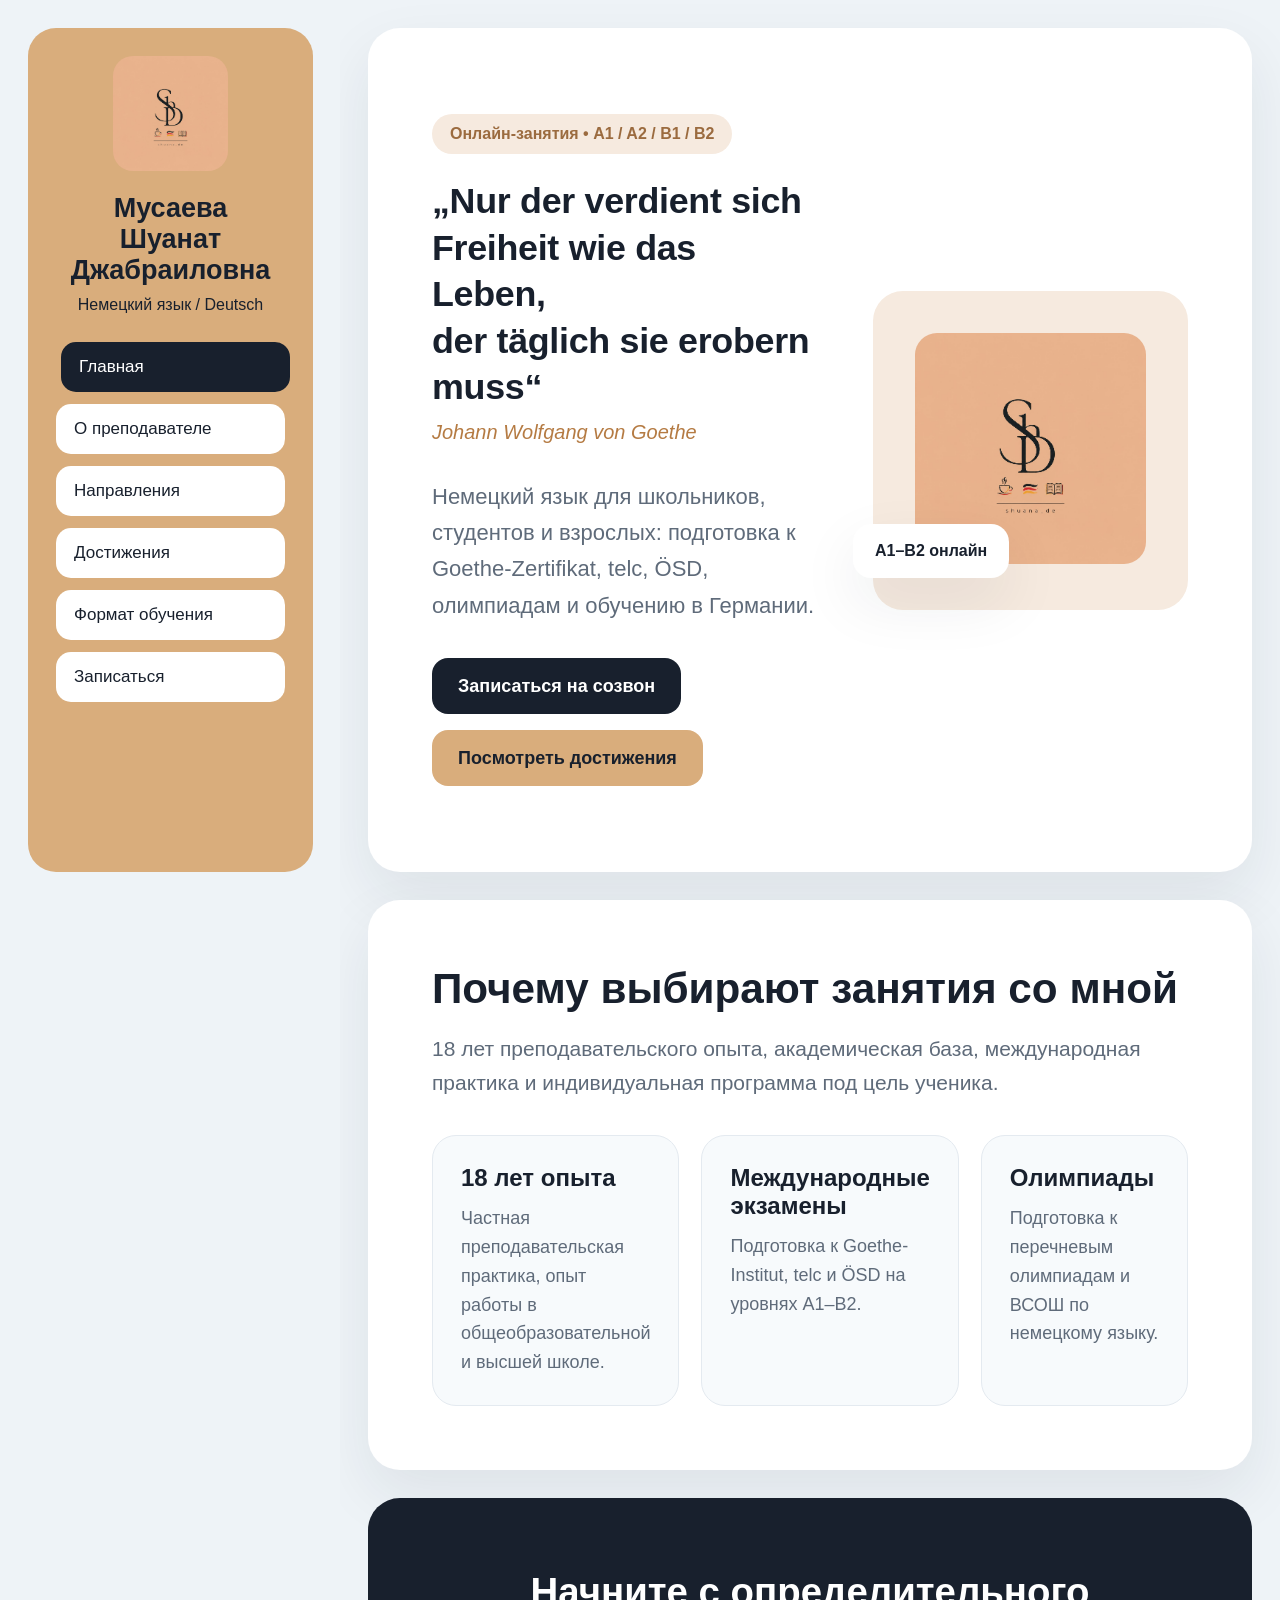
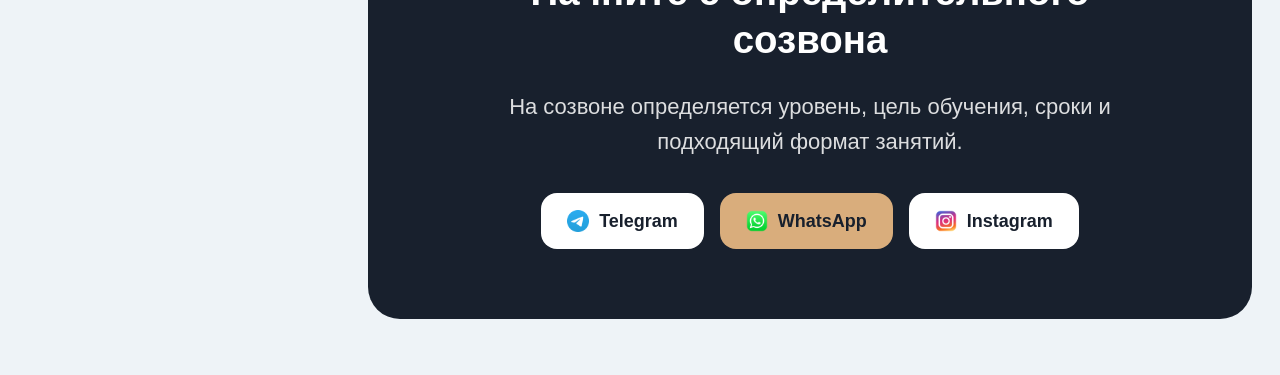
<file: index.html>
<!DOCTYPE html>
<html lang="ru">
<head>
<meta charset="UTF-8">
<meta name="viewport" content="width=device-width, initial-scale=1.0">

<title>Немецкий язык с Мусаевой Шуанат Джабраиловной</title>

<link rel="stylesheet" href="style.css">
</head>

<body>

<div class="site">

<aside class="sidebar">

<div class="logo">
<img src="images/logo.png" alt="shuana_de">
<h1>Мусаева<br>Шуанат<br>Джабраиловна</h1>
<p>Немецкий язык / Deutsch</p>
</div>

<nav class="menu">
<a class="active" href="index.html">Главная</a>
<a href="about.html">О преподавателе</a>
<a href="programs.html">Направления</a>
<a href="achievements.html">Достижения</a>
<a href="format.html">Формат обучения</a>
<a href="contact.html">Записаться</a>
</nav>

</aside>

<main class="content">

<section class="page-card hero">

<div>
<span class="badge">Онлайн-занятия • A1 / A2 / B1 / B2</span>

<h2>
„Nur der verdient sich Freiheit wie das Leben,<br>
der täglich sie erobern muss“
</h2>

<p class="quote-author">
Johann Wolfgang von Goethe
</p>

<p class="lead">
Немецкий язык для школьников, студентов и взрослых:
подготовка к Goethe-Zertifikat, telc, ÖSD, олимпиадам
и обучению в Германии.
</p>

<div class="actions">
<a class="btn btn-dark" href="contact.html">Записаться на созвон</a>
<a class="btn btn-accent" href="achievements.html">Посмотреть достижения</a>
</div>
</div>

<div class="hero-visual">
<img src="images/logo.png" alt="shuana_de">
<div class="float-card">A1–B2 онлайн</div>
</div>

</section>

<section class="page-card">
<h2 class="section-title">Почему выбирают занятия со мной</h2>

<p class="section-subtitle">
18 лет преподавательского опыта, академическая база,
международная практика и индивидуальная программа под цель ученика.
</p>

<div class="grid grid-3">

<div class="info-card">
<h3>18 лет опыта</h3>
<p>
Частная преподавательская практика, опыт работы
в общеобразовательной и высшей школе.
</p>
</div>

<div class="info-card">
<h3>Международные экзамены</h3>
<p>
Подготовка к Goethe-Institut, telc и ÖSD
на уровнях A1–B2.
</p>
</div>

<div class="info-card">
<h3>Олимпиады</h3>
<p>
Подготовка к перечневым олимпиадам и ВСОШ
по немецкому языку.
</p>
</div>

</div>
</section>

<section class="contact-card">
<h2>Начните с определительного созвона</h2>

<p>
На созвоне определяется уровень, цель обучения, сроки
и подходящий формат занятий.
</p>

<div class="actions">

<a class="btn btn-light" href="https://t.me/Shuana_de" target="_blank">
<img src="images/telegram.png" alt="Telegram">
<span>Telegram</span>
</a>

<a class="btn btn-accent" href="https://wa.me/79064813114" target="_blank">
<img src="images/whatsapp.png" alt="WhatsApp">
<span>WhatsApp</span>
</a>

<a class="btn btn-light" href="https://instagram.com/shuana_de" target="_blank">
<img src="images/instagram.png" alt="Instagram">
<span>Instagram</span>
</a>

</div>
</section>


</main>

</div>

<script src="script.js"></script>
</body>
</html>
</file>
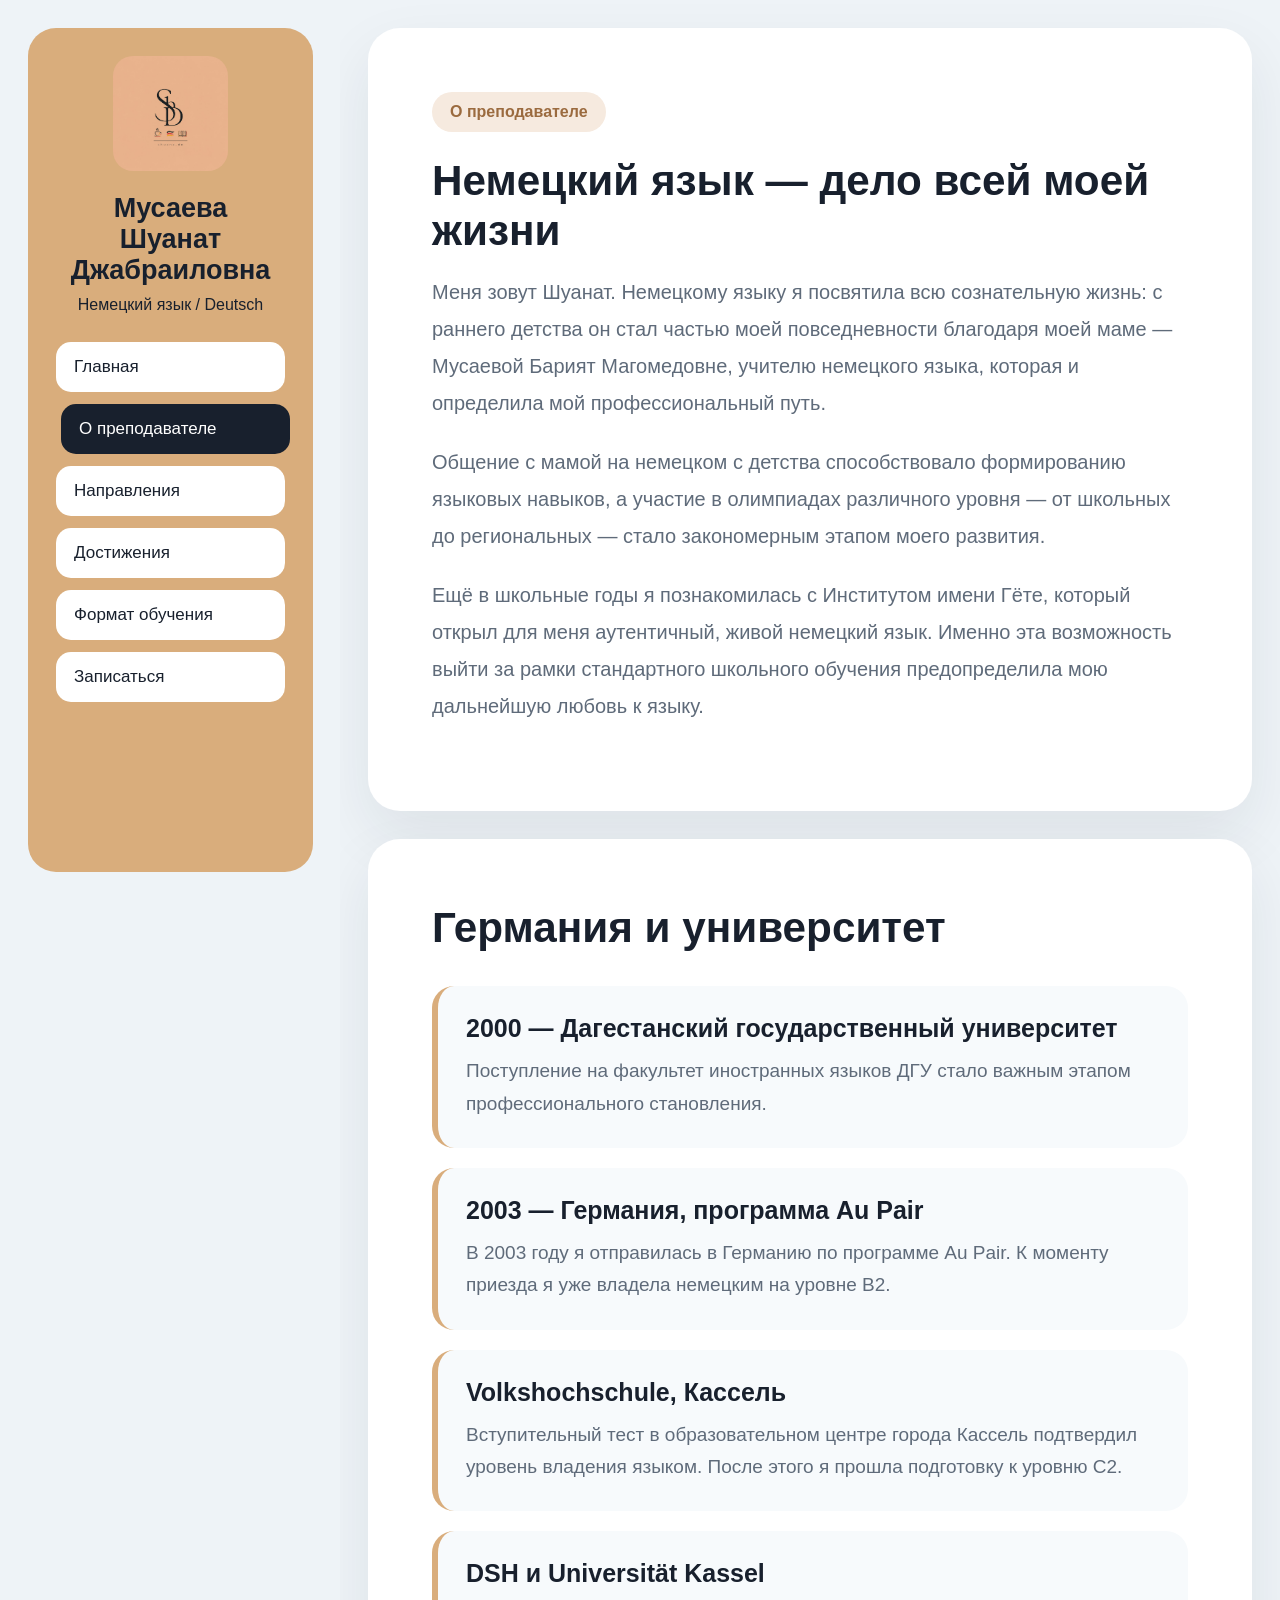
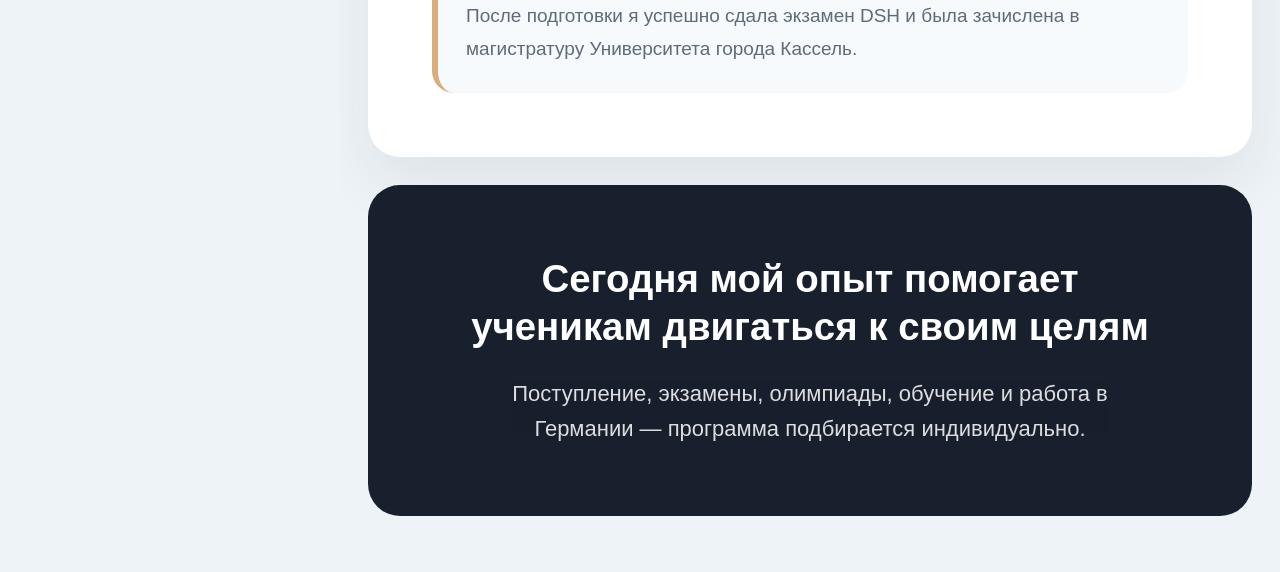
<file: about.html>
<!DOCTYPE html>
<html lang="ru">
<head>
    <meta charset="UTF-8">
    <meta name="viewport" content="width=device-width, initial-scale=1.0">
    <title>О преподавателе — Мусаева Шуанат Джабраиловна</title>

    <link rel="stylesheet" href="style.css">
    <link rel="stylesheet"
    href="https://cdnjs.cloudflare.com/ajax/libs/font-awesome/6.5.2/css/all.min.css">
</head>
<body>

<div class="site">

    <aside class="sidebar">
        <div class="logo">
            <img src="images/logo.png" alt="shuana_de">
            <h1>Мусаева<br>Шуанат<br>Джабраиловна</h1>
            <p>Немецкий язык / Deutsch</p>
        </div>

        <nav class="menu">
            <a href="index.html">Главная</a>
            <a class="active" href="about.html">О преподавателе</a>
            <a href="programs.html">Направления</a>
            <a href="achievements.html">Достижения</a>
            <a href="format.html">Формат обучения</a>
            <a href="contact.html">Записаться</a>
        </nav>

    </aside>

    <main class="content">

        <section class="page-card">
            <span class="badge">О преподавателе</span>
            <h2 class="section-title">Немецкий язык — дело всей моей жизни</h2>

            <div class="big-text">
                <p>Меня зовут Шуанат. Немецкому языку я посвятила всю сознательную жизнь: с раннего детства он стал частью моей повседневности благодаря моей маме — Мусаевой Барият Магомедовне, учителю немецкого языка, которая и определила мой профессиональный путь.</p>

                <p>Общение с мамой на немецком с детства способствовало формированию языковых навыков, а участие в олимпиадах различного уровня — от школьных до региональных — стало закономерным этапом моего развития.</p>

                <p>Ещё в школьные годы я познакомилась с Институтом имени Гёте, который открыл для меня аутентичный, живой немецкий язык. Именно эта возможность выйти за рамки стандартного школьного обучения предопределила мою дальнейшую любовь к языку.</p>
            </div>
        </section>

        <section class="page-card">
            <h2 class="section-title">Германия и университет</h2>

            <div class="timeline">
                <div class="timeline-item">
                    <h3>2000 — Дагестанский государственный университет</h3>
                    <p>Поступление на факультет иностранных языков ДГУ стало важным этапом профессионального становления.</p>
                </div>

                <div class="timeline-item">
                    <h3>2003 — Германия, программа Au Pair</h3>
                    <p>В 2003 году я отправилась в Германию по программе Au Pair. К моменту приезда я уже владела немецким на уровне B2.</p>
                </div>

                <div class="timeline-item">
                    <h3>Volkshochschule, Кассель</h3>
                    <p>Вступительный тест в образовательном центре города Кассель подтвердил уровень владения языком. После этого я прошла подготовку к уровню C2.</p>
                </div>

                <div class="timeline-item">
                    <h3>DSH и Universität Kassel</h3>
                    <p>После подготовки я успешно сдала экзамен DSH и была зачислена в магистратуру Университета города Кассель.</p>
                </div>
            </div>
        </section>

        <section class="contact-card">
            <h2>Сегодня мой опыт помогает ученикам двигаться к своим целям</h2>
            <p>Поступление, экзамены, олимпиады, обучение и работа в Германии — программа подбирается индивидуально.</p>
        </section>


    </main>

</div>

<script src="script.js"></script>
</body>
</html>
</file>
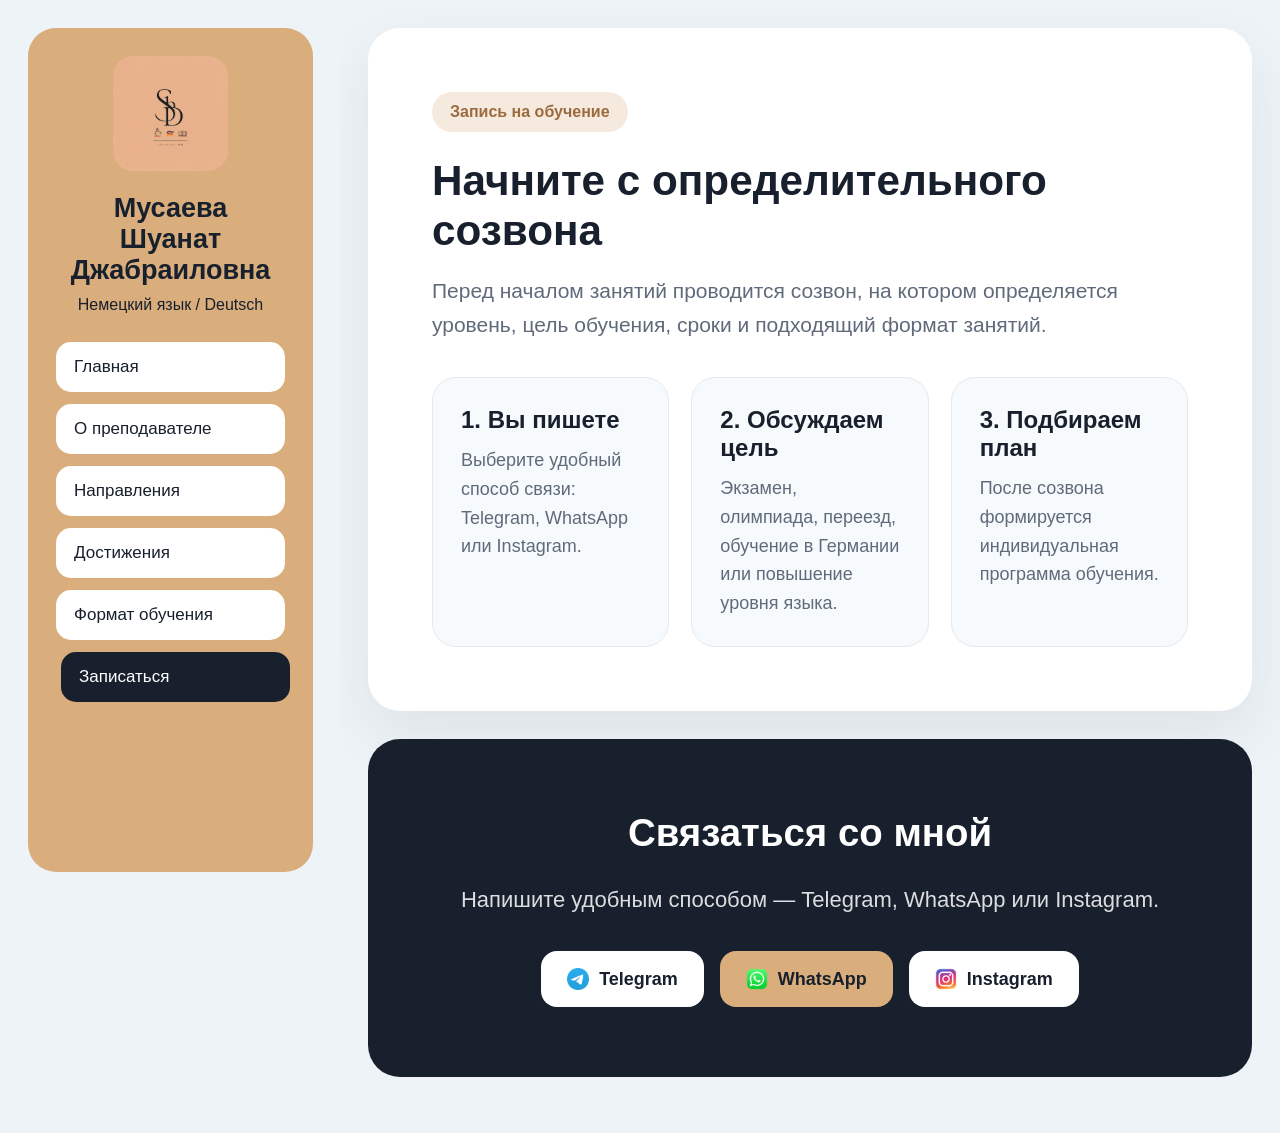
<file: contact.html>
<!DOCTYPE html>
<html lang="ru">
<head>
<meta charset="UTF-8">
<meta name="viewport" content="width=device-width, initial-scale=1.0">

<title>Записаться | Мусаева Шуанат Джабраиловна</title>

<link rel="stylesheet" href="style.css">
</head>

<body>

<div class="site">

<aside class="sidebar">

<div class="logo">
<img src="images/logo.png" alt="shuana_de">
<h1>Мусаева<br>Шуанат<br>Джабраиловна</h1>
<p>Немецкий язык / Deutsch</p>
</div>

<nav class="menu">
<a href="index.html">Главная</a>
<a href="about.html">О преподавателе</a>
<a href="programs.html">Направления</a>
<a href="achievements.html">Достижения</a>
<a href="format.html">Формат обучения</a>
<a class="active" href="contact.html">Записаться</a>
</nav>

</aside>

<main class="content">

<section class="page-card">
<span class="badge">Запись на обучение</span>

<h2 class="section-title">
Начните с определительного созвона
</h2>

<p class="section-subtitle">
Перед началом занятий проводится созвон, на котором определяется уровень,
цель обучения, сроки и подходящий формат занятий.
</p>

<div class="grid grid-3">

<div class="info-card">
<h3>1. Вы пишете</h3>
<p>Выберите удобный способ связи: Telegram, WhatsApp или Instagram.</p>
</div>

<div class="info-card">
<h3>2. Обсуждаем цель</h3>
<p>Экзамен, олимпиада, переезд, обучение в Германии или повышение уровня языка.</p>
</div>

<div class="info-card">
<h3>3. Подбираем план</h3>
<p>После созвона формируется индивидуальная программа обучения.</p>
</div>

</div>
</section>

<section class="contact-card">
<h2>Связаться со мной</h2>

<p>
Напишите удобным способом — Telegram, WhatsApp или Instagram.
</p>

<div class="actions">

<a class="btn btn-light" href="https://t.me/Shuana_de" target="_blank">
<img src="images/telegram.png" alt="Telegram">
<span>Telegram</span>
</a>

<a class="btn btn-accent" href="https://wa.me/79064813114" target="_blank">
<img src="images/whatsapp.png" alt="WhatsApp">
<span>WhatsApp</span>
</a>

<a class="btn btn-light" href="https://instagram.com/shuana_de" target="_blank">
<img src="images/instagram.png" alt="Instagram">
<span>Instagram</span>
</a>

</div>
</section>


</main>

</div>

<script src="script.js"></script>
</body>
</html>
</file>
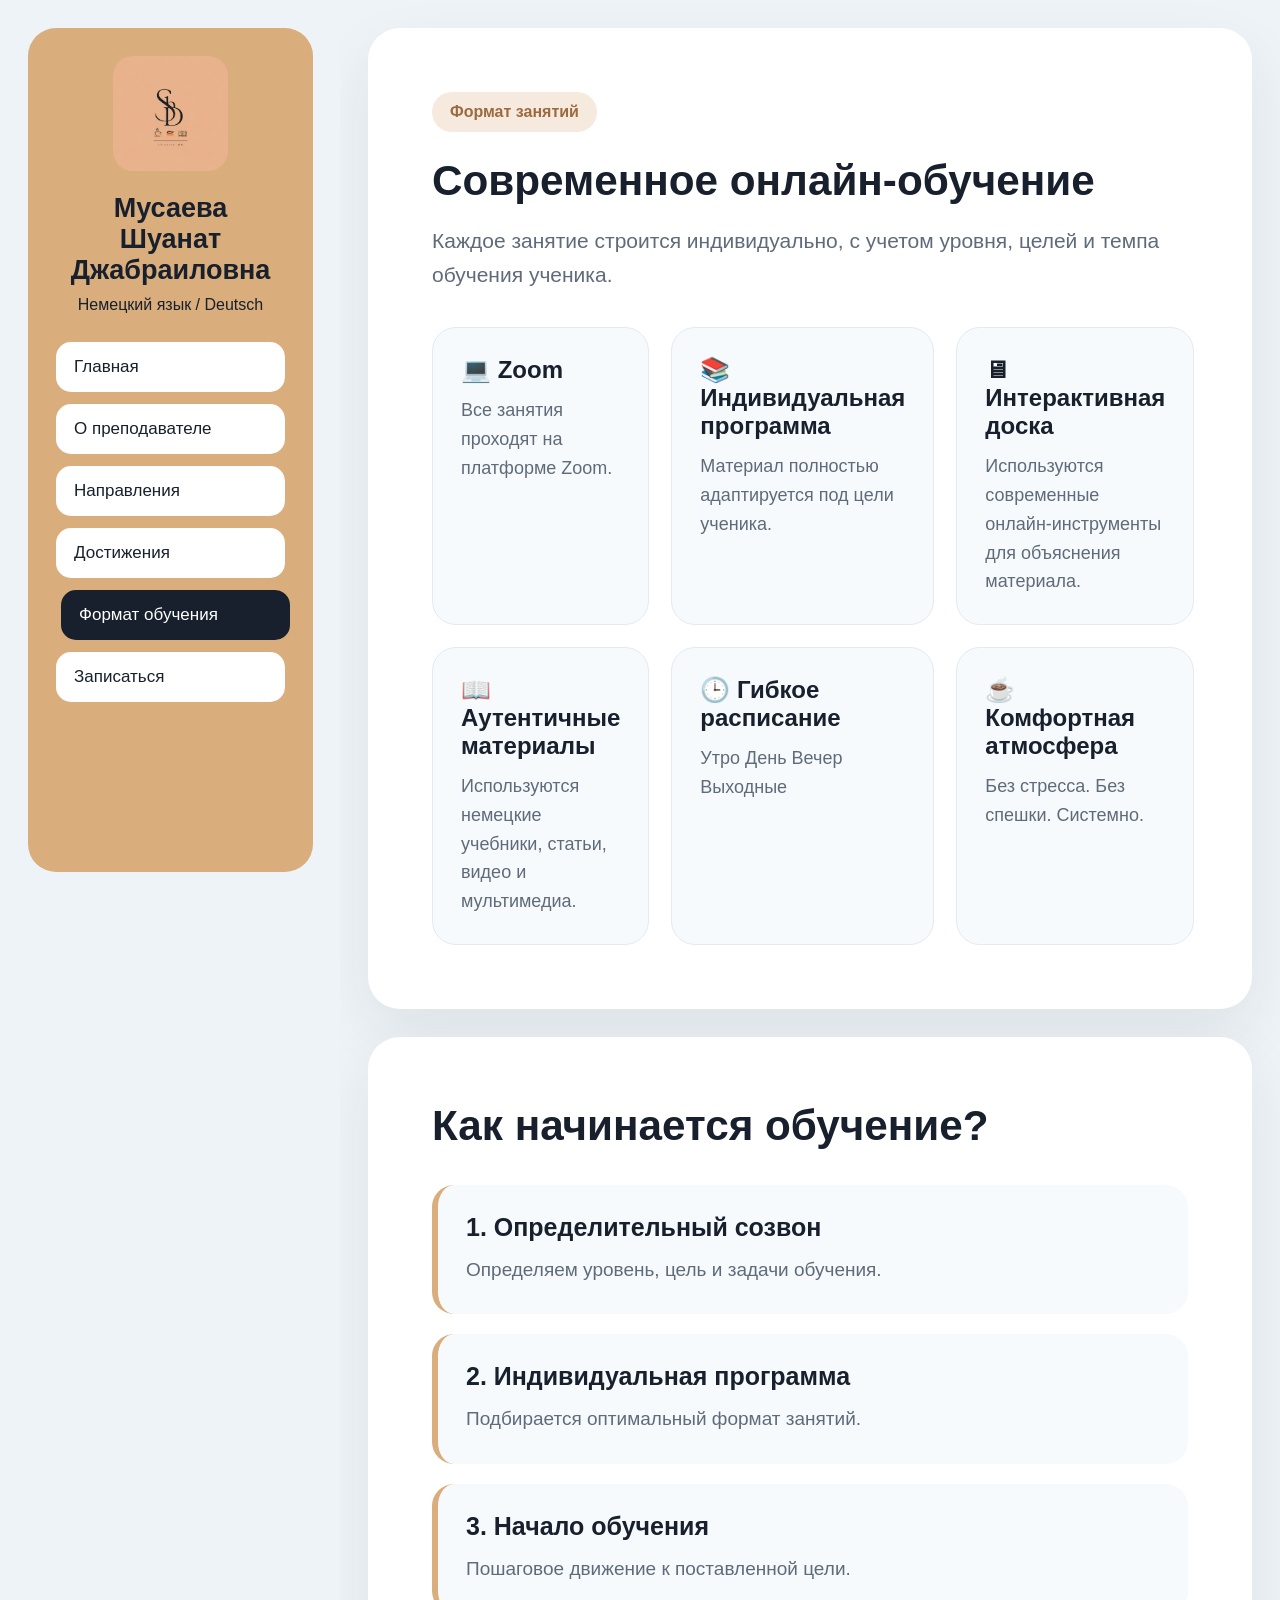
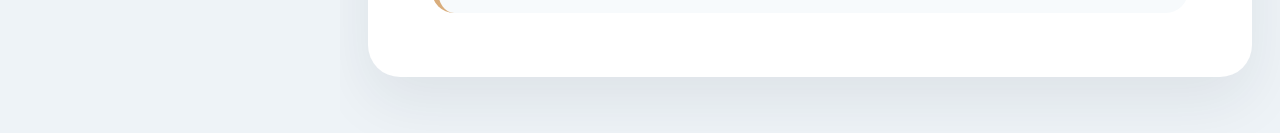
<file: format.html>
<!DOCTYPE html>
<html lang="ru">
<head>
<meta charset="UTF-8">
<meta name="viewport" content="width=device-width, initial-scale=1.0">

<title>Формат обучения | Мусаева Шуанат Джабраиловна</title>

<link rel="stylesheet" href="style.css">

<link rel="stylesheet"
href="https://cdnjs.cloudflare.com/ajax/libs/font-awesome/6.5.2/css/all.min.css">

</head>

<body>

<div class="site">

<aside class="sidebar">

<div class="logo">

<img src="images/logo.png">

<h1>
Мусаева<br>
Шуанат<br>
Джабраиловна
</h1>

<p>
Немецкий язык / Deutsch
</p>

</div>

<nav class="menu">

<a href="index.html">Главная</a>

<a href="about.html">О преподавателе</a>

<a href="programs.html">Направления</a>

<a href="achievements.html">Достижения</a>

<a class="active" href="format.html">Формат обучения</a>

<a href="contact.html">Записаться</a>

</nav>


</aside>

<main class="content">

<section class="page-card">

<span class="badge">

Формат занятий

</span>

<h2 class="section-title">

Современное онлайн-обучение

</h2>

<p class="section-subtitle">

Каждое занятие строится индивидуально,
с учетом уровня,
целей
и темпа обучения ученика.

</p>

<div class="grid grid-3">

<div class="info-card">

<h3>

💻 Zoom

</h3>

<p>

Все занятия проходят
на платформе Zoom.

</p>

</div>

<div class="info-card">

<h3>

📚 Индивидуальная программа

</h3>

<p>

Материал полностью
адаптируется
под цели ученика.

</p>

</div>

<div class="info-card">

<h3>

🖥 Интерактивная доска

</h3>

<p>

Используются современные
онлайн-инструменты
для объяснения материала.

</p>

</div>

<div class="info-card">

<h3>

📖 Аутентичные материалы

</h3>

<p>

Используются немецкие учебники,
статьи,
видео
и мультимедиа.

</p>

</div>

<div class="info-card">

<h3>

🕒 Гибкое расписание

</h3>

<p>

Утро

День

Вечер

Выходные

</p>

</div>

<div class="info-card">

<h3>

☕ Комфортная атмосфера

</h3>

<p>

Без стресса.

Без спешки.

Системно.

</p>

</div>

</div>

</section>

<section class="page-card">

<h2 class="section-title">

Как начинается обучение?

</h2>

<div class="timeline">

<div class="timeline-item">

<h3>

1. Определительный созвон

</h3>

<p>

Определяем уровень,
цель
и задачи обучения.

</p>

</div>

<div class="timeline-item">

<h3>

2. Индивидуальная программа

</h3>

<p>

Подбирается
оптимальный формат занятий.

</p>

</div>

<div class="timeline-item">

<h3>

3. Начало обучения

</h3>

<p>

Пошаговое движение
к поставленной цели.

</p>

</div>

</div>

</section>

</main>

</div>

<script src="script.js"></script>

</body>
</html>
</file>
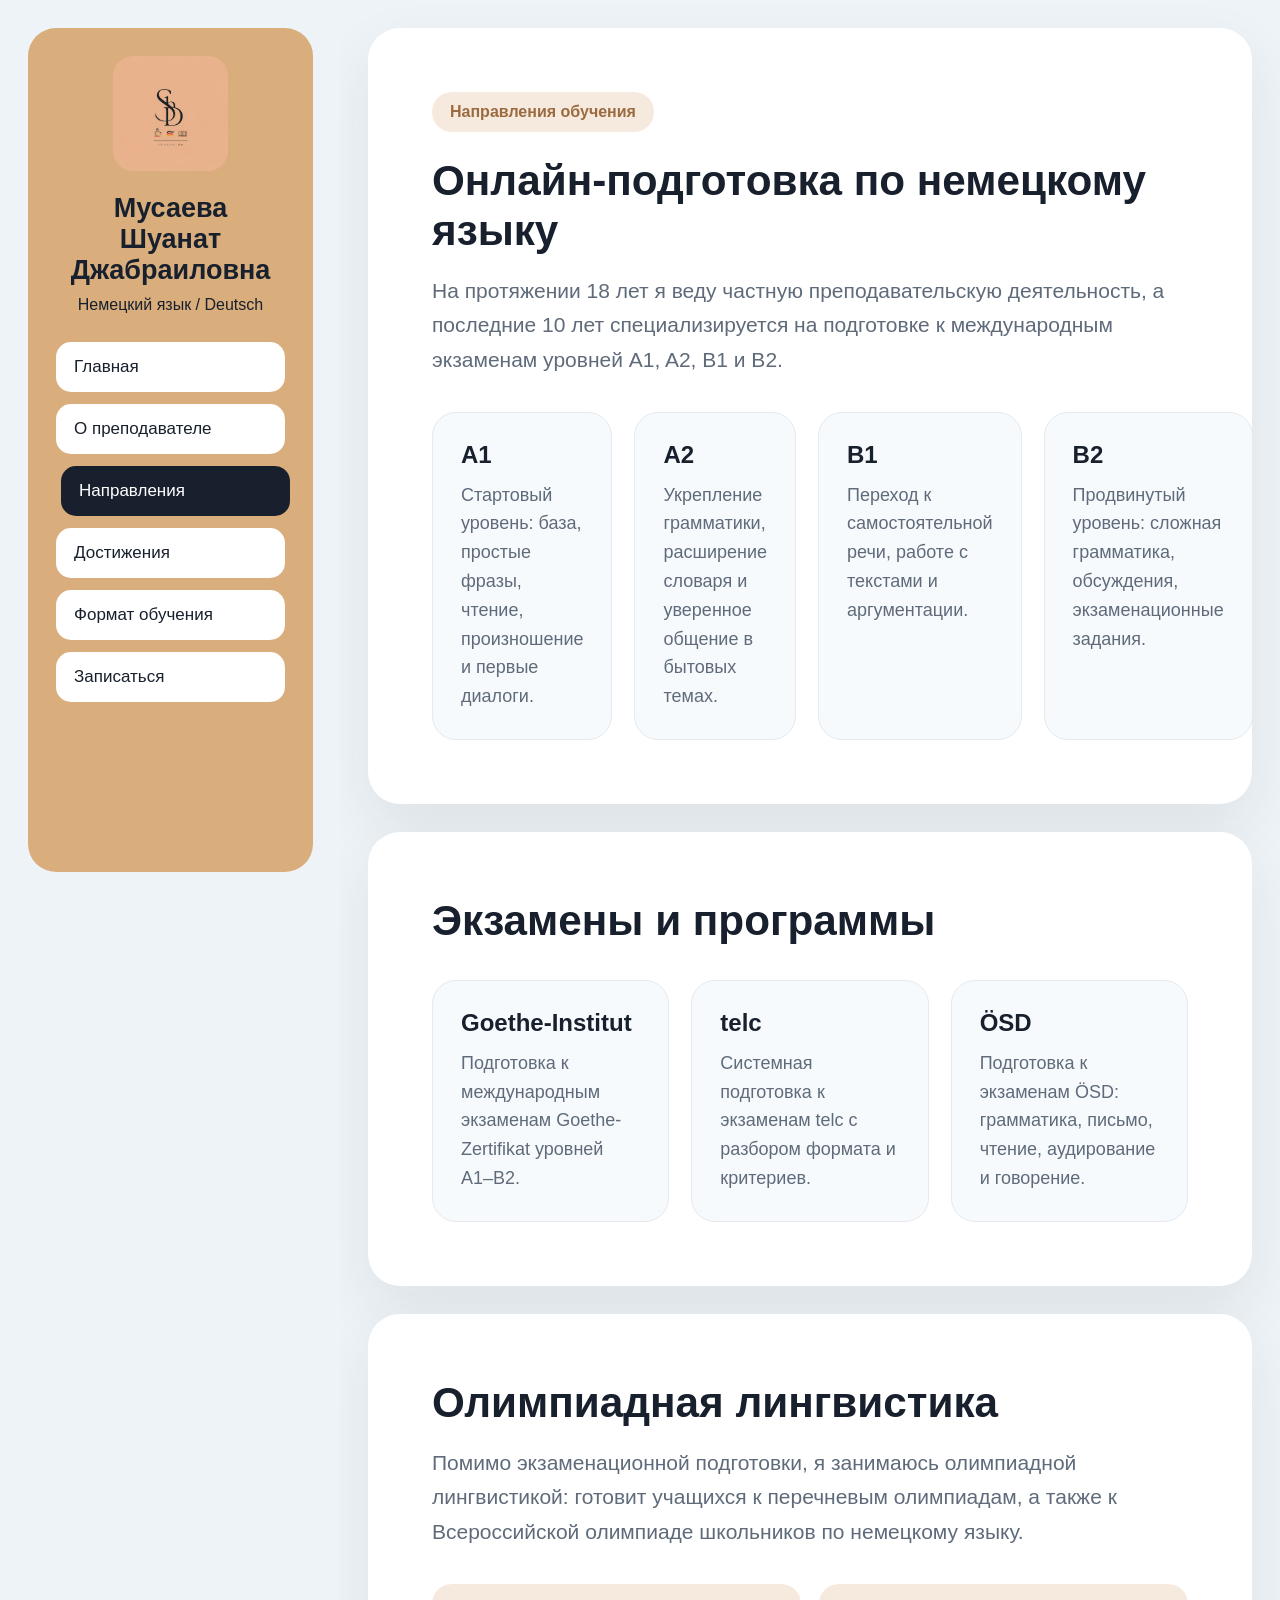
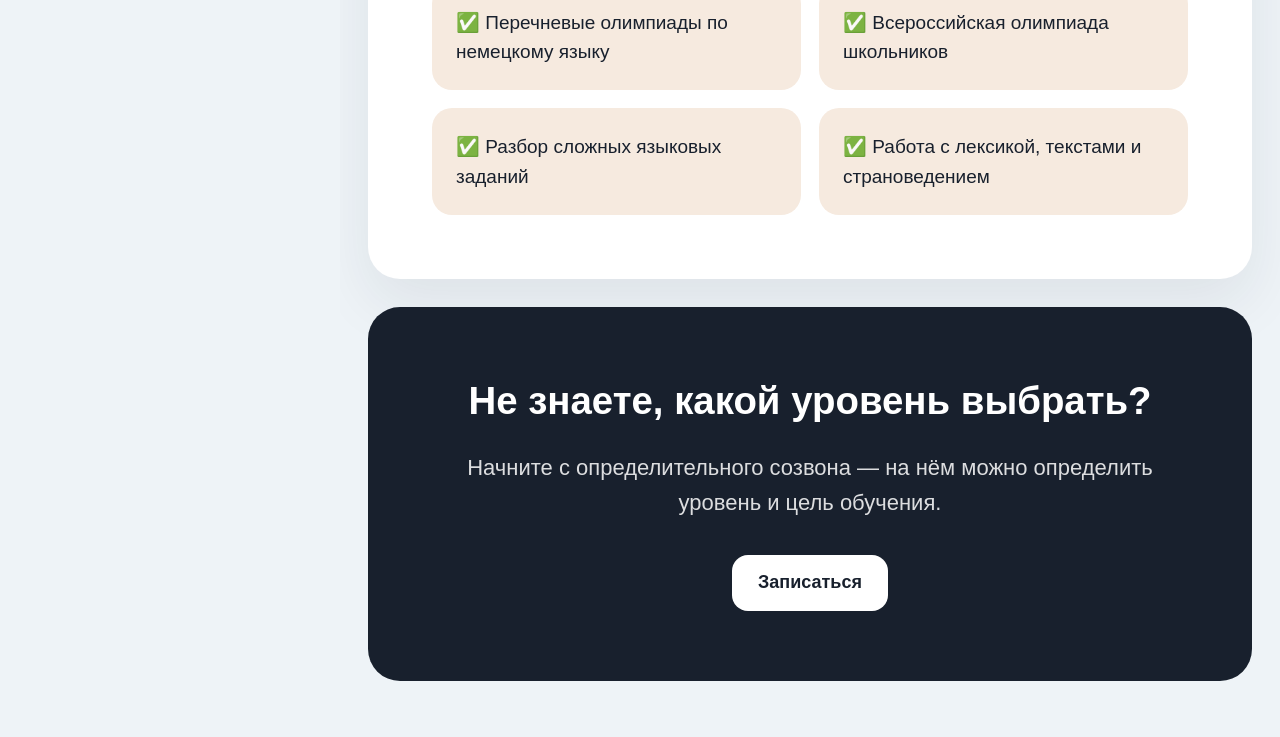
<file: programs.html>
<!DOCTYPE html>
<html lang="ru">
<head>
    <link rel="stylesheet"
    href="https://cdnjs.cloudflare.com/ajax/libs/font-awesome/6.5.2/css/all.min.css">
    <meta charset="UTF-8">
    <meta name="viewport" content="width=device-width, initial-scale=1.0">
    <title>Направления — Мусаева Шуанат Джабраиловна</title>
    <link rel="stylesheet" href="style.css">
</head>
<body>

<div class="site">

    <aside class="sidebar">
        <div class="logo">
            <img src="images/logo.png" alt="shuana_de">
            <h1>Мусаева<br>Шуанат<br>Джабраиловна</h1>
            <p>Немецкий язык / Deutsch</p>
        </div>

        <nav class="menu">
            <a href="index.html">Главная</a>
            <a href="about.html">О преподавателе</a>
            <a class="active" href="programs.html">Направления</a>
            <a href="achievements.html">Достижения</a>
            <a href="format.html">Формат обучения</a>
            <a href="contact.html">Записаться</a>
        </nav>

    </aside>

    <main class="content">

        <section class="page-card">
            <span class="badge">Направления обучения</span>
            <h2 class="section-title">Онлайн-подготовка по немецкому языку</h2>

            <p class="section-subtitle">
                На протяжении 18 лет я веду частную преподавательскую
                деятельность, а последние 10 лет специализируется на подготовке к международным
                экзаменам уровней A1, A2, B1 и B2.
            </p>

            <div class="grid grid-4">
                <div class="info-card">
                    <h3>A1</h3>
                    <p>Стартовый уровень: база, простые фразы, чтение, произношение и первые диалоги.</p>
                </div>

                <div class="info-card">
                    <h3>A2</h3>
                    <p>Укрепление грамматики, расширение словаря и уверенное общение в бытовых темах.</p>
                </div>

                <div class="info-card">
                    <h3>B1</h3>
                    <p>Переход к самостоятельной речи, работе с текстами и аргументации.</p>
                </div>

                <div class="info-card">
                    <h3>B2</h3>
                    <p>Продвинутый уровень: сложная грамматика, обсуждения, экзаменационные задания.</p>
                </div>
            </div>
        </section>

        <section class="page-card">
            <h2 class="section-title">Экзамены и программы</h2>

            <div class="grid grid-3">
                <div class="info-card">
                    <h3>Goethe-Institut</h3>
                    <p>Подготовка к международным экзаменам Goethe-Zertifikat уровней A1–B2.</p>
                </div>

                <div class="info-card">
                    <h3>telc</h3>
                    <p>Системная подготовка к экзаменам telc с разбором формата и критериев.</p>
                </div>

                <div class="info-card">
                    <h3>ÖSD</h3>
                    <p>Подготовка к экзаменам ÖSD: грамматика, письмо, чтение, аудирование и говорение.</p>
                </div>
            </div>
        </section>

        <section class="page-card">
            <h2 class="section-title">Олимпиадная лингвистика</h2>

            <p class="section-subtitle">
                Помимо экзаменационной подготовки, я занимаюсь олимпиадной
                лингвистикой: готовит учащихся к перечневым олимпиадам, а также к
                Всероссийской олимпиаде школьников по немецкому языку.
            </p>

            <div class="proof-list">
                <div class="proof-item">✅ Перечневые олимпиады по немецкому языку</div>
                <div class="proof-item">✅ Всероссийская олимпиада школьников</div>
                <div class="proof-item">✅ Разбор сложных языковых заданий</div>
                <div class="proof-item">✅ Работа с лексикой, текстами и страноведением</div>
            </div>
        </section>

        <section class="contact-card">
            <h2>Не знаете, какой уровень выбрать?</h2>
            <p>Начните с определительного созвона — на нём можно определить уровень и цель обучения.</p>

            <div class="actions">
                <a class="btn btn-light" href="contact.html">Записаться</a>
            </div>
        </section>


    </main>

</div>

<script src="script.js"></script>
</body>
</html>
</file>
<file: style.css>
*{
    margin:0;
    padding:0;
    box-sizing:border-box;
}

:root{
    --bg:#eef3f7;
    --card:#ffffff;
    --text:#18202d;
    --muted:#5f6b7a;
    --accent:#d9ad7c;
    --accent-light:#f6eadf;
    --dark:#18202d;
    --border:#e4eaf0;
    --shadow:0 24px 60px rgba(24,32,45,.08);
}

body{
    font-family:Arial, sans-serif;
    background:var(--bg);
    color:var(--text);
}

.site{
    display:flex;
    min-height:100vh;
}

/* LEFT PANEL */

.sidebar{
    position:fixed;
    left:28px;
    top:28px;
    width:285px;
    height:calc(100vh - 56px);
    background:var(--accent);
    border-radius:28px;
    padding:28px;
    overflow-y:auto;
}

.logo{
    text-align:center;
    margin-bottom:28px;
}

.logo img{
    width:115px;
    height:115px;
    object-fit:contain;
    border-radius:20px;
    margin-bottom:18px;
}

.logo h1{
    font-size:27px;
    line-height:1.15;
}

.logo p{
    margin-top:10px;
    font-size:16px;
}

.menu{
    display:flex;
    flex-direction:column;
    gap:12px;
}

.menu a{
    text-decoration:none;
    background:white;
    color:var(--text);
    padding:15px 18px;
    border-radius:15px;
    font-size:17px;
    transition:.25s;
}

.menu a:hover,
.menu a.active{
    background:var(--dark);
    color:white;
    transform:translateX(5px);
}

/* MAIN */

.content{
    margin-left:340px;
    width:calc(100% - 340px);
    padding:28px;
    overflow:hidden;
}

.page-card{
    background:var(--card);
    border-radius:32px;
    padding:64px;
    margin-bottom:28px;
    box-shadow:var(--shadow);
}

/* HERO */

.hero{
    min-height:calc(100vh - 56px);
    display:grid;
    grid-template-columns:1.1fr .9fr;
    align-items:center;
    gap:56px;
}

.badge{
    display:inline-block;
    background:var(--accent-light);
    color:#9b6b3f;
    padding:11px 18px;
    border-radius:999px;
    font-weight:700;
    margin-bottom:24px;
}

.hero h2{
    font-size:clamp(24px,2.8vw,40px);
    line-height:1.3;
    font-weight:600;
    letter-spacing:-0.3px;
    margin-bottom:10px;
    max-width:650px;
}

.quote-author{
    font-size:20px;
    font-style:italic;
    color:#b57b43;
    margin-bottom:35px;
}

.lead{
    font-size:22px;
    line-height:1.65;
    color:var(--muted);
    max-width:720px;
}

.hero-visual{
    background:var(--accent-light);
    border-radius:30px;
    padding:42px;
    position:relative;
}

.hero-visual img{
    width:100%;
    border-radius:22px;
}

.float-card{
    position:absolute;
    left:-20px;
    bottom:32px;
    background:white;
    padding:18px 22px;
    border-radius:18px;
    box-shadow:var(--shadow);
    font-weight:800;
}

/* BUTTONS */

.actions{
    display:flex;
    flex-wrap:wrap;
    gap:16px;
    margin-top:34px;
}

.btn{
    display:inline-flex;
    align-items:center;
    justify-content:center;
    gap:10px;
    min-height:56px;
    padding:0 26px;
    border-radius:16px;
    text-decoration:none;
    font-size:18px;
    font-weight:700;
}

.btn img{
    width:22px;
    height:22px;
    object-fit:contain;
}

.btn-dark{
    background:var(--dark);
    color:white;
}

.btn-accent{
    background:var(--accent);
    color:var(--dark);
}

.btn-light{
    background:white;
    color:var(--dark);
}

/* TEXT */

.section-title{
    font-size:clamp(32px,3.3vw,44px);
    line-height:1.18;
    margin-bottom:18px;
}

.section-subtitle{
    font-size:21px;
    line-height:1.65;
    color:var(--muted);
    max-width:900px;
}

.big-text p{
    font-size:20px;
    line-height:1.85;
    color:var(--muted);
    margin-bottom:22px;
}

/* GRIDS */

.grid{
    display:grid;
    gap:22px;
    margin-top:34px;
}

.grid-2{ grid-template-columns:repeat(2,1fr); }
.grid-3{ grid-template-columns:repeat(3,1fr); }
.grid-4{ grid-template-columns:repeat(4,1fr); }

.info-card{
    background:#f7fafc;
    border:1px solid var(--border);
    border-radius:24px;
    padding:28px;
}

.info-card h3{
    font-size:24px;
    margin-bottom:12px;
}

.info-card p,
.info-card li{
    font-size:18px;
    line-height:1.6;
    color:var(--muted);
}

.info-card ul{
    padding-left:20px;
}

/* TIMELINE */

.timeline{
    display:grid;
    gap:20px;
    margin-top:34px;
}

.timeline-item{
    background:#f7fafc;
    border-left:6px solid var(--accent);
    border-radius:22px;
    padding:28px;
}

.timeline-item h3{
    font-size:25px;
    margin-bottom:12px;
}

.timeline-item p{
    font-size:19px;
    line-height:1.7;
    color:var(--muted);
}

/* ACHIEVEMENTS */

.proof-list{
    display:grid;
    grid-template-columns:repeat(2,1fr);
    gap:18px;
    margin-top:34px;
}

.proof-item{
    background:var(--accent-light);
    border-radius:20px;
    padding:24px;
    font-size:19px;
    line-height:1.55;
}

.cert-gallery{
    display:grid;
    grid-template-columns:repeat(2,1fr);
    gap:28px;
    margin-top:34px;
}

.cert-card{
    background:#f7fafc;
    border:1px solid var(--border);
    border-radius:24px;
    padding:18px;
    cursor:pointer;
    transition:.25s;
}

.cert-card:hover{
    transform:translateY(-6px);
    box-shadow:var(--shadow);
}

.cert-card img{
    width:100%;
    height:260px;
    object-fit:cover;
    border-radius:18px;
    margin-bottom:18px;
}

.cert-card h3{
    font-size:22px;
    margin-bottom:8px;
}

.cert-card p{
    font-size:16px;
    color:var(--muted);
    line-height:1.5;
}

/* MODAL */

.modal{
    display:none;
    position:fixed;
    inset:0;
    background:rgba(0,0,0,.82);
    z-index:9999;
    align-items:center;
    justify-content:center;
    padding:30px;
}

.modal.active{
    display:flex;
}

.modal img{
    max-width:90%;
    max-height:90vh;
    border-radius:18px;
    background:white;
}

/* CONTACT BLOCK */

.contact-card{
    background:var(--dark);
    color:white;
    border-radius:32px;
    padding:70px 80px;
    text-align:center;
    overflow:hidden;
    margin-bottom:28px;
}

.contact-card h2{
    font-size:clamp(28px,3vw,42px);
    line-height:1.25;
    max-width:900px;
    margin:0 auto 25px;
}

.contact-card p{
    font-size:22px;
    line-height:1.6;
    opacity:.85;
    max-width:700px;
    margin:0 auto;
}

.contact-card .actions{
    justify-content:center;
}

.footer{
    text-align:center;
    color:var(--muted);
    padding:20px;
    font-size:15px;
}

/* MOBILE */

@media(max-width:1100px){
    .site{
        display:block;
    }

    .sidebar{
        position:static;
        width:auto;
        height:auto;
        margin:16px;
    }

    .content{
        margin-left:0;
        width:100%;
        padding:16px;
    }

    .hero{
        grid-template-columns:1fr;
        min-height:auto;
    }

    .grid-2,
    .grid-3,
    .grid-4,
    .proof-list,
    .cert-gallery{
        grid-template-columns:1fr;
    }

    .page-card,
    .contact-card{
        padding:34px;
    }

    .lead,
    .section-subtitle{
        font-size:19px;
    }
}

@media(max-width:700px){

    body{
        background:#eef3f7;
    }

    .sidebar{
        margin:10px;
        padding:22px;
        border-radius:24px;
    }

    .logo img{
        width:90px;
        height:90px;
        margin-bottom:12px;
    }

    .logo h1{
        font-size:22px;
    }

    .logo p{
        font-size:14px;
    }

    .menu{
        gap:9px;
    }

    .menu a{
        padding:13px 15px;
        font-size:16px;
        text-align:center;
    }

    .content{
        padding:10px;
    }

    .page-card{
        padding:26px;
        border-radius:24px;
        margin-bottom:18px;
    }

    .hero{
        gap:28px;
    }

    .badge{
        font-size:14px;
        padding:9px 14px;
        margin-bottom:18px;
    }

    .hero h2{
        font-size:28px;
        line-height:1.3;
    }

    .quote-author{
        font-size:18px;
        margin-bottom:25px;
    }

    .lead{
        font-size:18px;
        line-height:1.6;
    }

    .actions{
        flex-direction:column;
        gap:12px;
    }

    .btn{
        width:100%;
        font-size:17px;
    }

    .hero-visual{
        padding:26px;
    }

    .float-card{
        left:20px;
        bottom:20px;
        font-size:14px;
        padding:12px 16px;
    }

    .section-title{
        font-size:28px;
    }

    .section-subtitle{
        font-size:18px;
    }

    .info-card{
        padding:22px;
    }

    .info-card h3{
        font-size:21px;
    }

    .info-card p,
    .info-card li{
        font-size:17px;
    }

    .proof-item{
        font-size:17px;
    }

    .cert-card img{
        height:240px;
    }

    .contact-card{
        padding:32px 24px;
        border-radius:24px;
    }

    .contact-card h2{
        font-size:27px;
    }

    .contact-card p{
        font-size:18px;
    }

    .footer{
        font-size:14px;
    }
}
</file>
